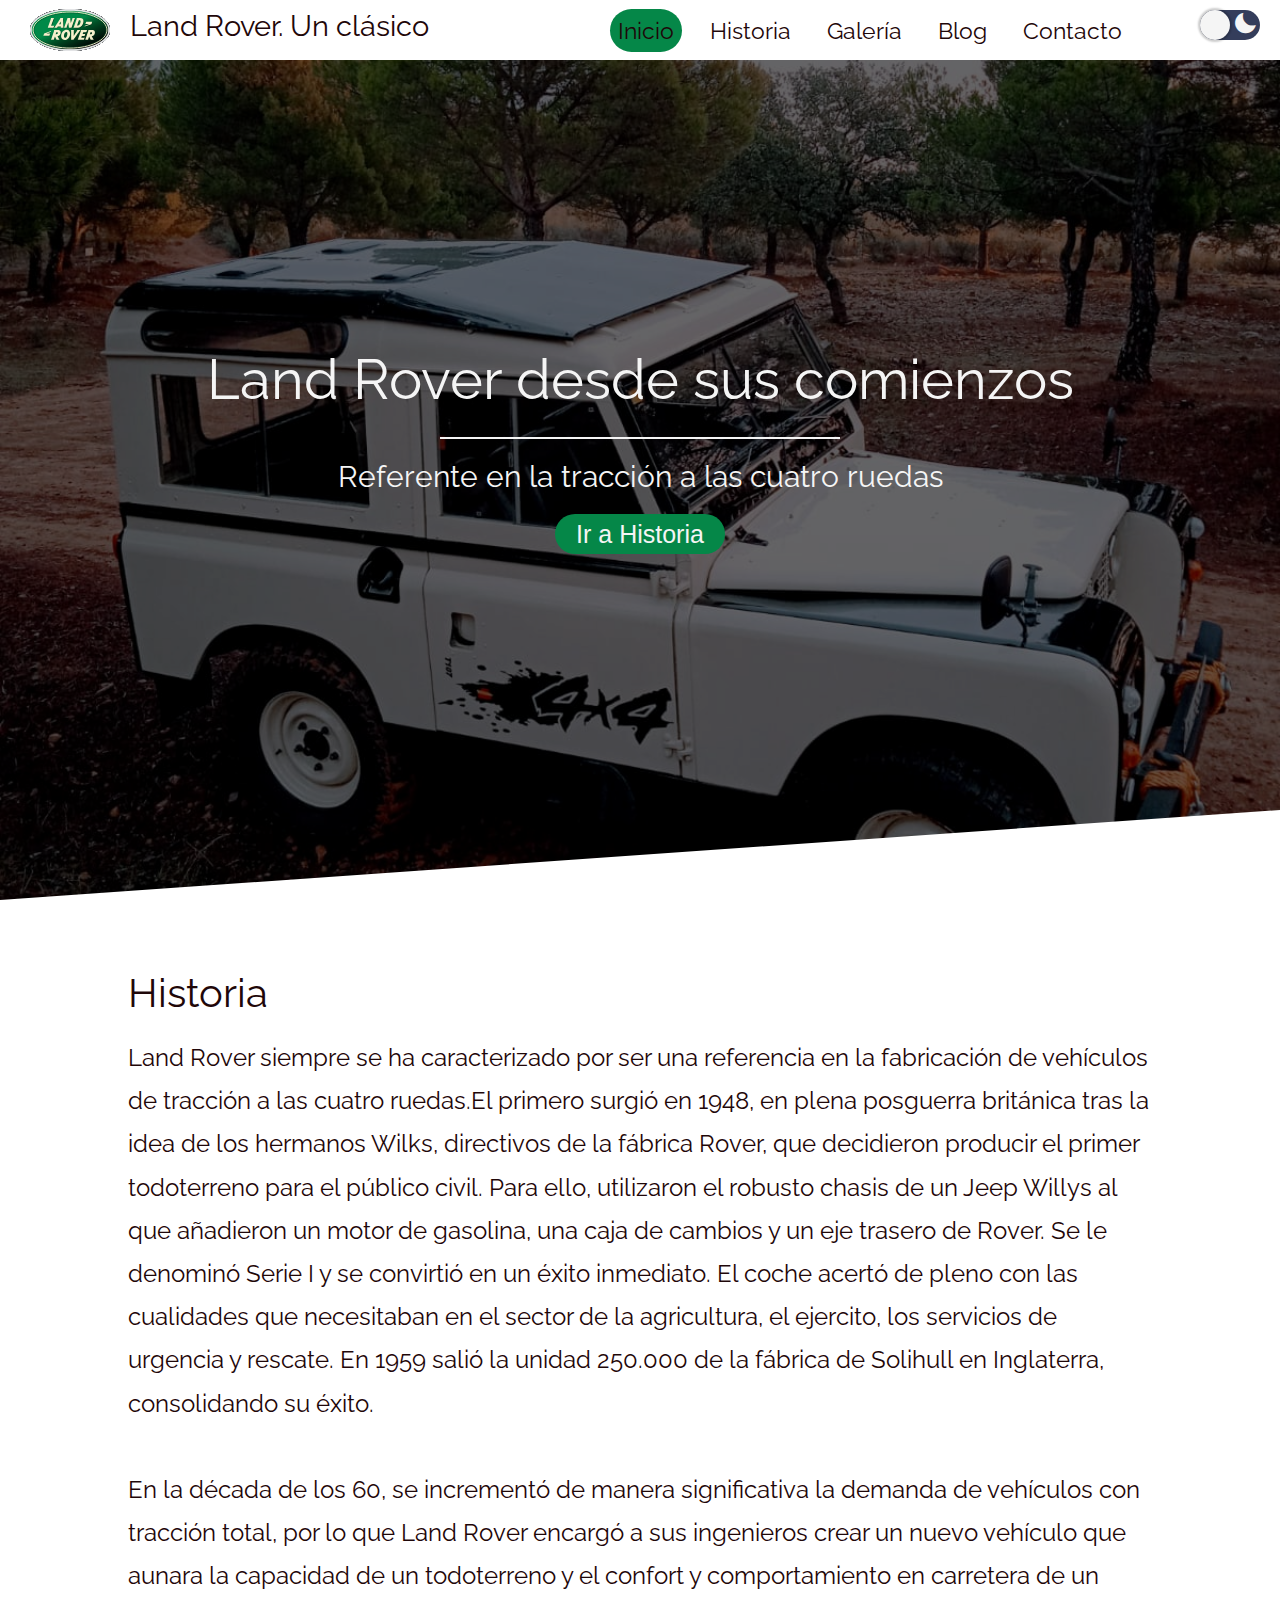
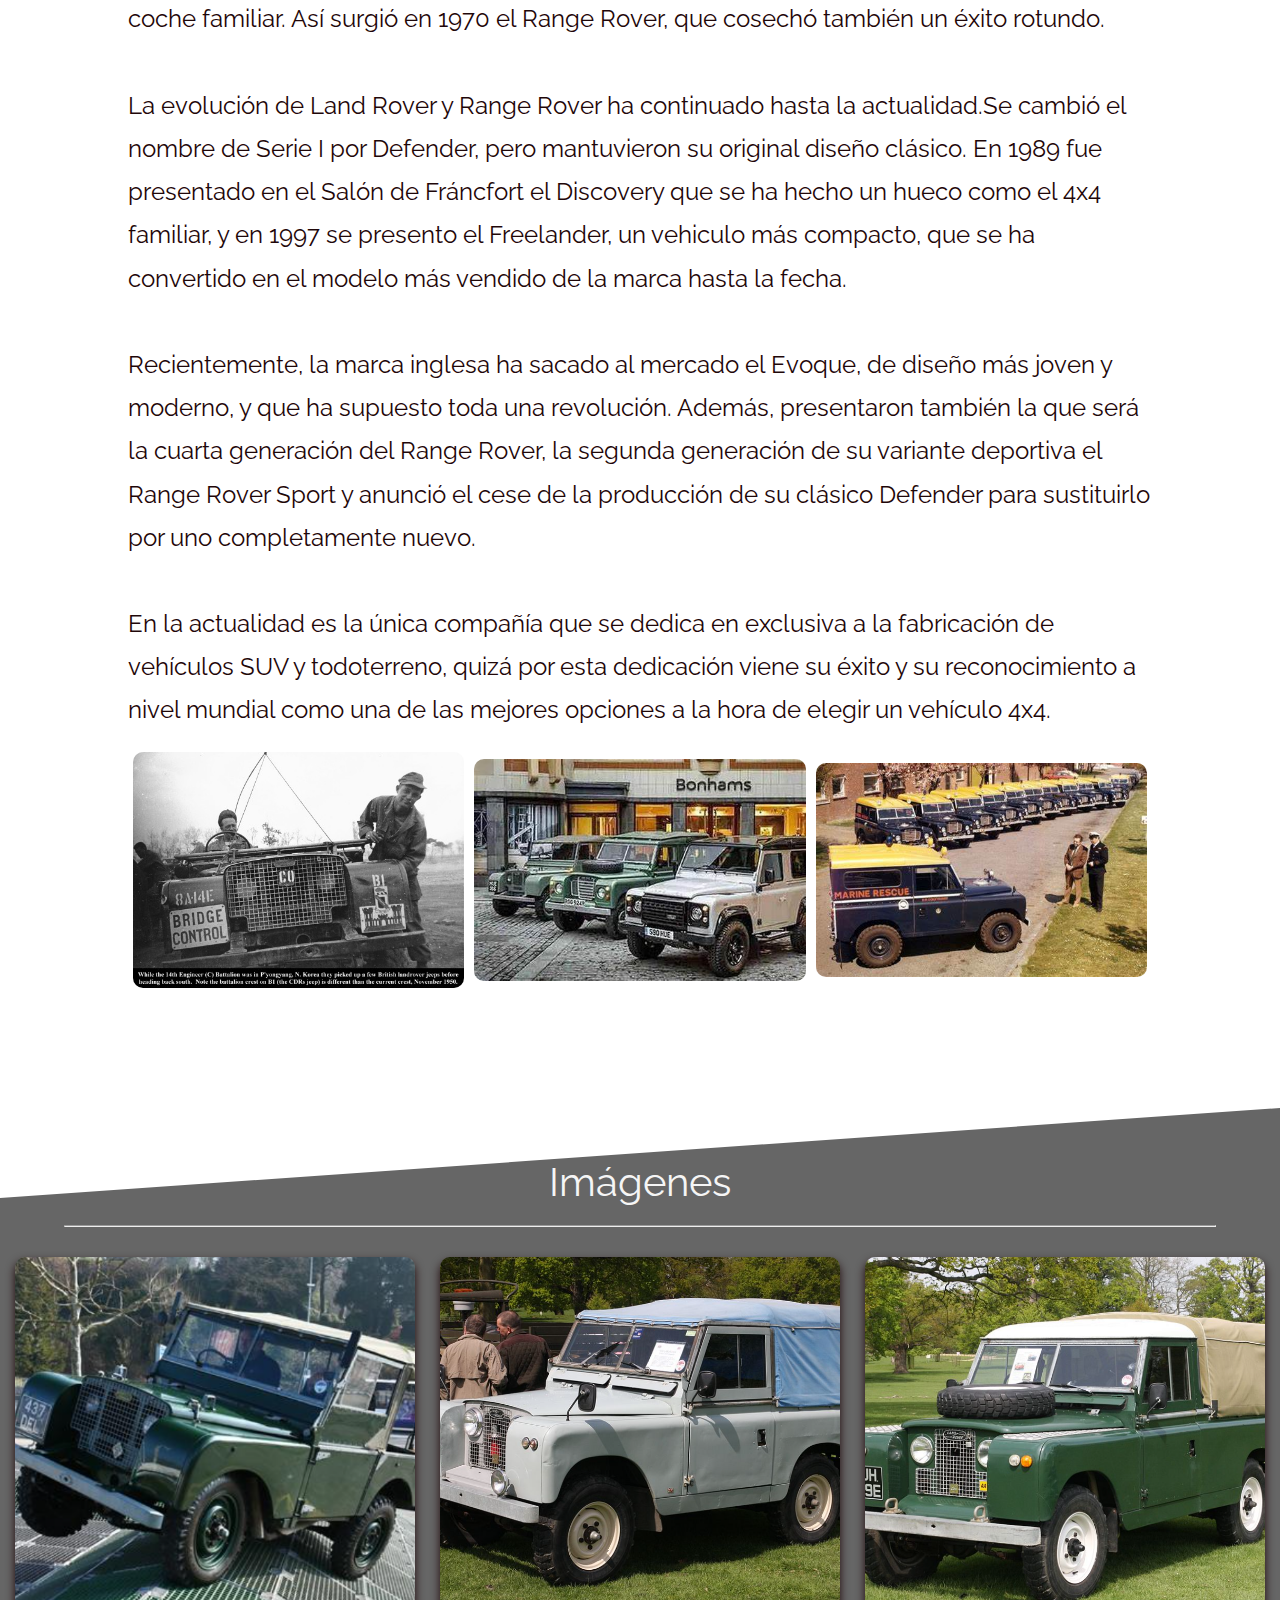
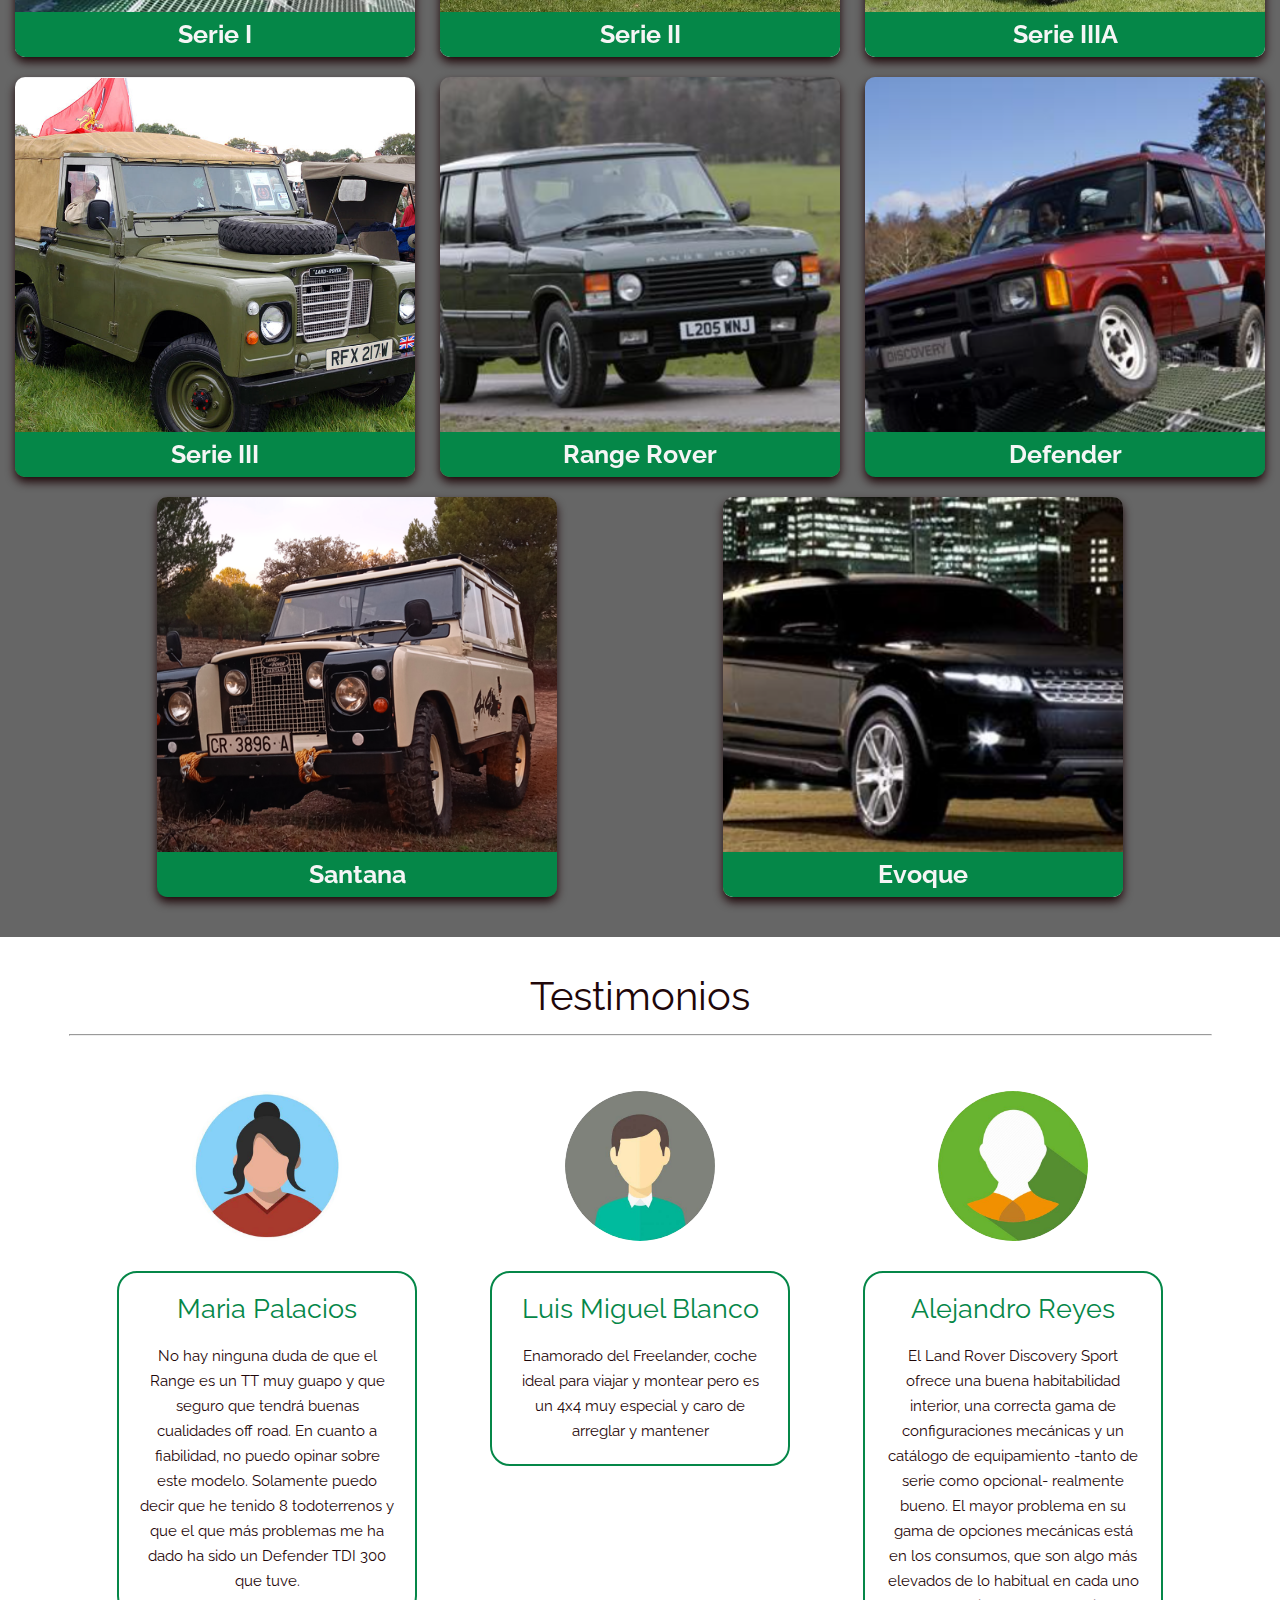
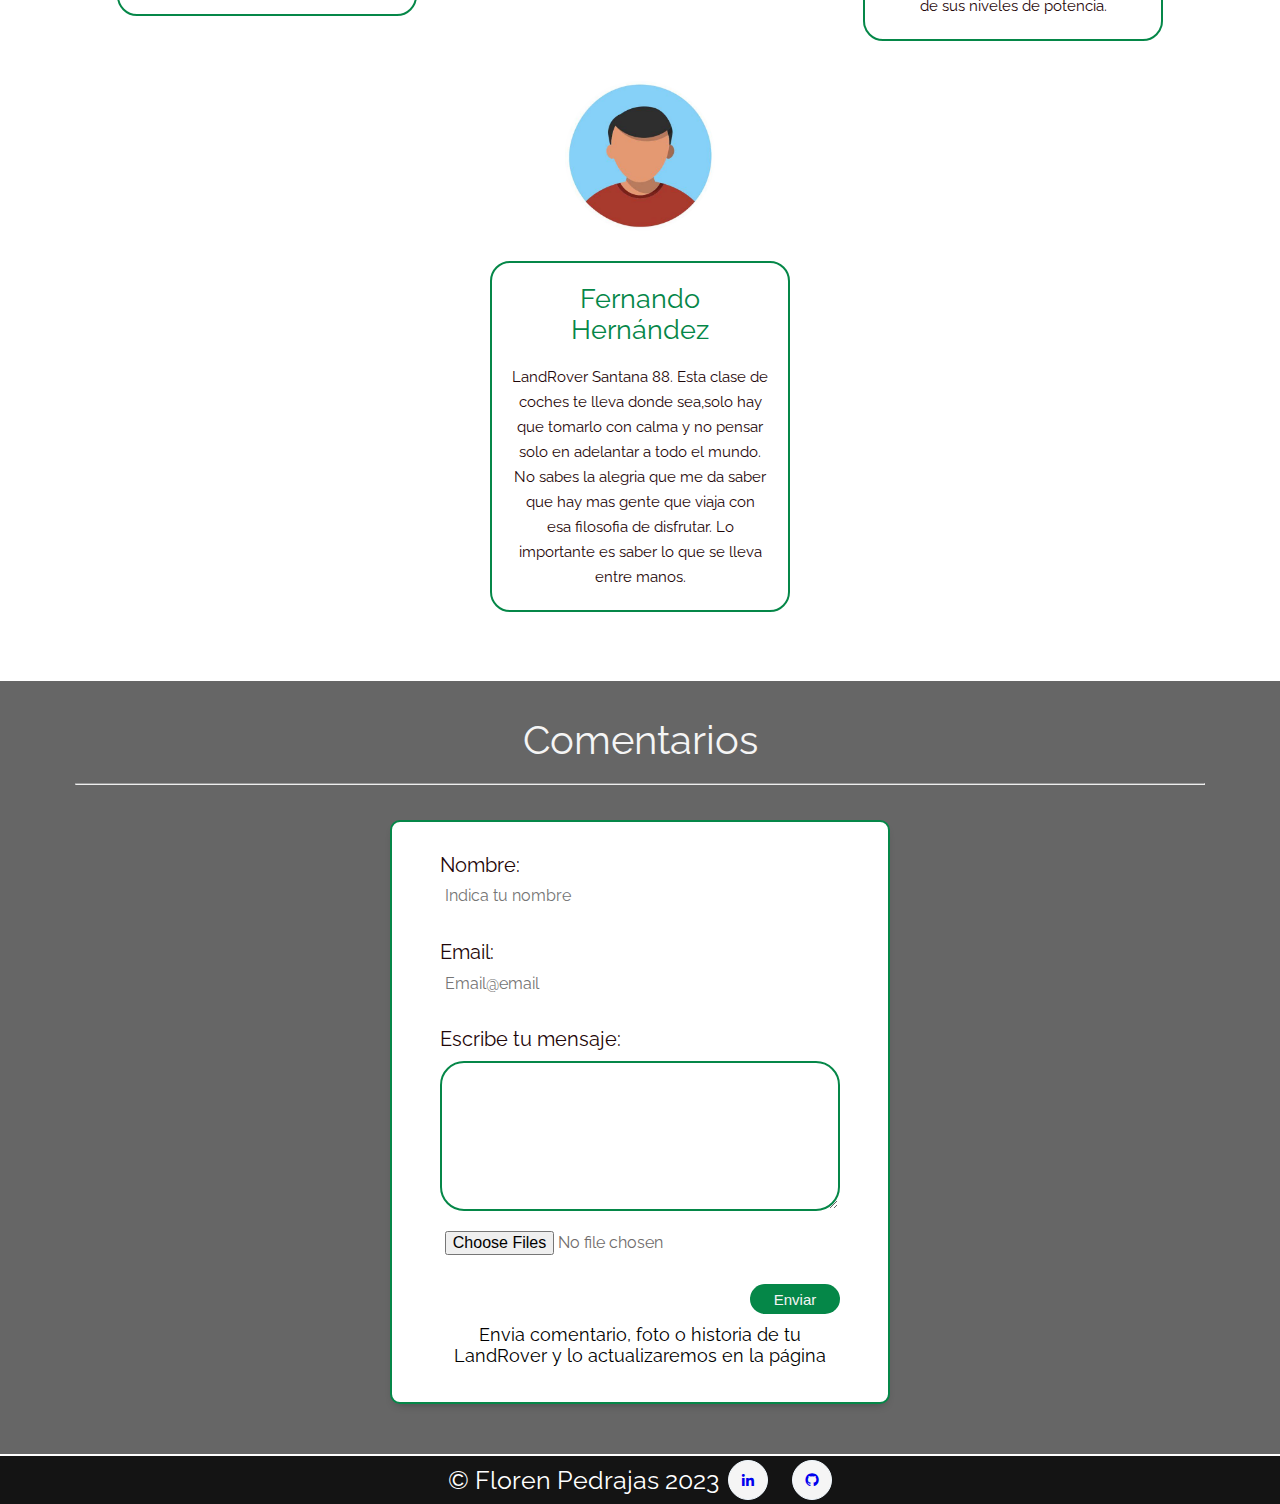
<file: index.html>
<!DOCTYPE html>
<html lang="es">

<head>
    <meta charset="UTF-8">
    <meta http-equiv="X-UA-Compatible" content="IE=edge">
    <meta name="viewport" content="width=device-width, initial-scale=1.0">
    <link rel="stylesheet" href="style.css">
    <script src="app.js" defer></script>
    <link href='https://unpkg.com/boxicons@2.1.4/css/boxicons.min.css' rel='stylesheet'>
    <link href="https://fonts.googleapis.com/css2?family=Comme:wght@300;500&family=Raleway:wght@100;400&display=swap"
        rel="stylesheet">





    <title>Proyecto Final Código Facilito</title>
</head>

<body>
    <div class="go__top">
        <span><img src="./images/punta-de-flecha-hacia-arriba.png" alt=""></span>
    </div>

    <header id="header">
        <nav class="menu">
            <div class="logo_box">

                <div class="container__logo">
                    <img src="./images/LandRover.svg" class="logo" alt="logo Landrover">
                    <h1>Land Rover. Un clásico</h1>
                </div>

                <span id="open__closed"><i class='bx bx-menu'></i></span>

            </div>
            <div class="list__container">
                <ul class="lists">
                    <li><a href="#start" class="active">Inicio</a></li>
                    <li><a href="#history">Historia</a></li>
                    <li><a href="#gallery">Galería</a></li>
                    <li><a href="#blog">Blog</a></li>
                    <li><a href="#contact">Contacto</a></li>
                </ul>

            </div>
            <button class="nignt__mode" id="night__mode">
                <span><i class='bx bx-sun'></i></span>
                <span><i class='bx bxs-moon'></i></span>
            </button>
        </nav>
        <div id="start" class="img__header">
            <div class="cover">
                <h2>Land Rover desde sus comienzos</h2>
                <hr>
                <p>Referente en la tracción a las cuatro ruedas</p>
                <button id="seemore">Ir a Historia</button>
            </div>
        </div>

        <div class="sideways__bottom"></div>

    </header>

    <main>
        <div id="history">
            <br>
        </div>

        <section class="history">
            <div class="info__container">
                <h2> Historia</h2>
                <p>Land Rover siempre se ha caracterizado por ser una referencia en la fabricación de vehículos de
                    tracción
                    a las cuatro ruedas.El primero surgió en 1948, en plena posguerra británica tras la idea de los
                    hermanos Wilks, directivos de la fábrica Rover, que decidieron producir el primer todoterreno para
                    el
                    público civil. Para ello, utilizaron el robusto chasis de un Jeep Willys al que añadieron un motor
                    de
                    gasolina, una caja de cambios y un eje trasero de Rover. Se le denominó Serie I y se convirtió en un
                    éxito inmediato. El coche acertó de pleno con las cualidades que necesitaban en el sector de la
                    agricultura, el ejercito, los servicios de urgencia y rescate. En 1959 salió la unidad 250.000 de la
                    fábrica de Solihull en Inglaterra, consolidando su éxito.<br><br>
                    En la década de los 60, se incrementó de manera significativa la demanda de vehículos con tracción
                    total, por lo que Land Rover encargó a sus ingenieros crear un nuevo vehículo que aunara la
                    capacidad de un
                    todoterreno y el confort y comportamiento en carretera de un coche familiar. Así surgió en 1970 el
                    Range
                    Rover, que cosechó también un éxito rotundo.<br><br>La evolución de Land Rover y Range Rover ha
                    continuado hasta la actualidad.Se cambió el nombre de Serie
                    I por Defender, pero mantuvieron su original diseño clásico. En 1989 fue presentado en el Salón de
                    Fráncfort el Discovery que se ha hecho un hueco como el 4x4 familiar, y en 1997 se presento el
                    Freelander, un vehiculo más compacto, que se ha convertido en el modelo más vendido de la marca
                    hasta la
                    fecha.<br><br>
                    Recientemente, la marca inglesa ha sacado al mercado el Evoque, de diseño más joven y moderno, y que
                    ha
                    supuesto toda una revolución. Además, presentaron también la que será la cuarta generación del Range
                    Rover, la segunda generación de su variante deportiva el Range Rover Sport y anunció el cese de la
                    producción de su clásico Defender para sustituirlo por uno completamente nuevo.<br><br>
                    En la actualidad es la única compañía que se dedica en exclusiva a la fabricación de vehículos SUV y
                    todoterreno, quizá por esta dedicación viene su éxito y su reconocimiento a nivel mundial como una
                    de
                    las mejores opciones a la hora de elegir un vehículo 4x4.
                </p>

                <div class="history__gallery">
                    <img src="./images/img1.jpg" alt="Foto historia1">
                    <img src="./images/img2.jpg" alt="Foto historia2">
                    <img src="./images/img3.jpg" alt="Foto historia3">
                </div>
                <!-- <div class="history__button"> <button>Leer más</button></div> -->
            </div>
        </section>

        <section id="gallery" class="cards">
            <div class="sideways__top"></div>

            <div class="deg__background"></div>
            <div class="ejeZcards">
                <div class="container__cards">
                    <div class="card__title">
                        <h2> Imágenes </h2>
                    </div>
                    <hr>

                    <div class="container__gallery">
                        <div class="gallery__cards">
                            <div class="card front">
                                <img src="./images/Serie I.png" alt="SerieI">
                                <h3>Serie I</h3>

                            </div>
                            <div class="card back">
                                <h3>Serie I</h3>
                                <p> El primero surgió en 1948, en plena posguerra británica tras la idea de los
                                    hermanos Wilks, que decidieron producir el primer todoterreno para el público civil.
                                    Para ello, utilizaron el robusto chasis de un
                                    Jeep Willys al que añadieron un motor de gasolina, una caja de cambios y un eje
                                    trasero de Rover. Se le denominó Serie I y se convirtió en un éxito inmediato. El
                                    coche acertó de pleno con las cualidades que necesitaban en el sector de la
                                    agricultura, el ejercito, los servicios de urgencia y rescate. En 1959 salió la
                                    unidad 250.000 de la fábrica de Solihull en Inglaterra, consolidando su éxito.
                                </p>
                                <div class="card__link">
                                    <a href="#">Detalles</a>
                                </div>
                            </div>

                        </div>
                        <div class="gallery__cards">
                            <div class="card front">
                                <img src="./images/Serie II.png" alt="SerieII">
                                <h3>Serie II</h3>

                            </div>
                            <div class="card back">
                                <h3>Serie II</h3>
                                <p>El sucesor de la exitosa serie I fue la serie II , que tuvo una producción de 1958 a
                                    1961. Llegó en distancias entre ejes de 88 pulgadas (2,24 m) y 109 pulgadas (2,77 m)
                                    (normalmente denominadas 'SWB' y ' LWB'). Este fue el primer Land Rover en recibir
                                    la atención del departamento de diseño de Rover. <br>La camioneta familiar de la
                                    serie II de 109 pulgadas (2,77 m) introdujo una opción de doce plazas además del
                                    diseño estándar de diez plazas. Esto fue principalmente para aprovechar las leyes
                                    fiscales del Reino Unido, por las cuales un vehículo con 12 asientos o más se
                                    clasificaba como un autobús y estaba exento del impuesto sobre las compras y el
                                    impuesto sobre vehículos especiales. </p>
                                <div class="card__link">
                                    <a href="#">Detalles</a>
                                </div>
                            </div>

                        </div>
                        <div class="gallery__cards">
                            <div class="card front">
                                <img src="./images/Serie IIIA.png" alt="Serie IIIA">
                                <h3>Serie IIIA</h3>

                            </div>
                            <div class="card back">
                                <h3>Serie IIIA</h3>
                                <p>El SII y el SIIA son muy difíciles de distinguir. Hubo algunos cambios estéticos
                                    menores. Las configuraciones de carrocería disponibles de fábrica iban desde la
                                    capota blanda de distancia entre ejes corta hasta la camioneta familiar de cinco
                                    puertas de primera línea. <br>Muchos consideran que la serie IIA es el modelo de
                                    serie más resistente construido. Es muy posible que también sea el tipo de Land
                                    Rover clásico que destaca fuertemente en la percepción del Land Rover por parte del
                                    público en general, debido a sus numerosas apariciones en películas populares y
                                    documentales televisivos</p>
                                <div class="card__link">
                                    <a href="#">Detalles</a>
                                </div>
                            </div>

                        </div>
                        <div class="gallery__cards">
                            <div class="card front">
                                <img src="./images/Serie III.png" alt="Serie III">
                                <h3>Serie III
                                </h3>

                            </div>
                            <div class="card back">
                                <h3>Serie III</h3>
                                <p>La serie III tenía las mismas opciones de carrocería y motor que la IIa anterior,
                                    incluidas las camionetas y las versiones de una tonelada. Poco cambió cosméticamente
                                    del IIA a la serie III . La serie III es el vehículo de serie más común, con 440.000
                                    del tipo fabricado entre 1971 y 1985. <br>La serie III experimentó muchos cambios en
                                    la última parte de su vida, ya que Land Rover actualizó el diseño para hacer frente
                                    a una mayor competencia. </p>
                                <div class="card__link">
                                    <a href="#">Detalles</a>
                                </div>
                            </div>

                        </div>
                        <div class="gallery__cards">
                            <div class="card front">
                                <img src="./images/Range Rover.png" alt="Range Rover">
                                <h3>Range Rover</h3>

                            </div>
                            <div class="card back">
                                <h3>Range Rover</h3>
                                <p>En la década de los 60, se incremento de manera significativa la demanda de vehículos
                                    con tracción total, por lo que Land Rover encargó a sus ingenieros crear un nuevo
                                    vehículo que aunara la capacidad de un todoterreno y el confort y comportamiento en
                                    carretera de un coche familiar. Así surgió en 1970 el Range Rover, que cosechó
                                    también un éxito rotundo. </p>
                                <div class="card__link">
                                    <a href="#">Detalles</a>
                                </div>
                            </div>

                        </div>
                        <div class="gallery__cards">
                            <div class="card front">
                                <img src="./images/Defender.png" alt="Defender">
                                <h3>Defender</h3>

                            </div>
                            <div class="card back">
                                <h3> Defender</h3>
                                <p>La evolución de Land Rover y Range Rover ha continuado hasta la actualidad. Se cambió
                                    el nombre de Serie I por Defender, pero mantuvieron su original diseño clásico. En
                                    1989 fue presentado en el Salón de Fráncfort el Discovery que se ha hecho un hueco
                                    como el 4x4 familiar, y en 1997 se presento el Freelander, un vehiculo más compacto,
                                    que se ha convertido en el modelo más vendido de la marca hasta la fecha.</p>
                                <div class="card__link">
                                    <a href="#">Detalles</a>
                                </div>
                            </div>

                        </div>
                        <div class="gallery__cards">
                            <div class="card front">
                                <img src="./images/Santana.png" alt="Santana">
                                <h3>Santana</h3>

                            </div>
                            <div class="card back">
                                <h3>Santana</h3>
                                <p>En 1.955 se funda en Linares, (Jaén), la empresa Metalúrgica de Santa Ana (el nombre
                                    proviene de la finca donde se ubicó la empresa), cuyo fin es el de fabricar
                                    maquinaria agrícola. En sus inicios se fabrican cosechadoras... pero pronto se entra
                                    en contacto con la empresa inglesa "Rover", con el fin de fabricar bajo licencia los
                                    Land Rover. Tras largas negociaciones se consigue licencia para fabricar el Serie
                                    II, con un progresivo grado de nacionalización de los componentes.</p>
                                <div class="card__link">
                                    <a href="#">Detalles</a>
                                </div>
                            </div>

                        </div>
                        <div class="gallery__cards">
                            <div class="card front">
                                <img src="./images/Evoque.png" alt="Evoque">
                                <h3>Evoque</h3>

                            </div>
                            <div class="card back">
                                <h3>Evoque</h3>
                                <p>Recientemente, la marca inglesa ha sacado al mercado el Evoque, de diseño más joven y
                                    moderno, y que ha supuesto toda una revolución. Además, presentaron también la que
                                    será la cuarta generación del Range Rover, la segunda generación de su variante
                                    deportiva el Range Rover Sport y anunció el cese de la producción de su clásico
                                    Defender para sustituirlo por uno completamente nuevo. <br>En la actualidad es la
                                    única compañía que se dedica en exclusiva a la fabricación de
                                    vehículos SUV y todoterreno, quizá por esta dedicación viene su éxito y su
                                    reconocimiento a nivel mundial como una de las mejores opciones a la hora de elegir
                                    un vehículo 4x4. </p>
                                <div class="card__link">
                                    <a href="#">Detalles</a>
                                </div>
                            </div>

                        </div>






                    </div>
                </div>

            </div>
        </section>

        <section id="blog" class="testimony">
            <div class="testimony__title">
                <h2>Testimonios</h2>
                <hr>
            </div>

            <div class="container__testimony">
                <div class="cards__testimony">
                    <div class="card__img"> <img src="./images/testimony1.jpg" alt="testimony1"></div>
                    <div class="testimony__text">
                        <h4>Maria Palacios</h4>
                        <p>No hay ninguna duda de que el Range es un TT muy guapo y que seguro que tendrá buenas
                            cualidades off road.
                            En cuanto a fiabilidad, no puedo opinar sobre este modelo. Solamente puedo decir que he
                            tenido 8 todoterrenos y que el que más problemas me ha dado ha sido un Defender TDI 300 que
                            tuve.</p>
                    </div>
                </div>
                <div class="cards__testimony">
                    <div class="card__img"> <img src="./images/testimony2.jpg" alt="testimony2"></div>
                    <div class="testimony__text">
                        <h4> Luis Miguel Blanco</h4>
                        <p>Enamorado del Freelander, coche ideal para viajar y montear pero es un 4x4 muy especial y
                            caro de arreglar y mantener</p>
                    </div>
                </div>
                <div class="cards__testimony">
                    <div class="card__img"> <img src="./images/testimony3.jpg" alt="testimony3"></div>
                    <div class="testimony__text">
                        <h4> Alejandro Reyes</h4>
                        <p>El Land Rover Discovery Sport ofrece una buena habitabilidad interior, una correcta gama de
                            configuraciones mecánicas y un catálogo de equipamiento -tanto de serie como opcional-
                            realmente bueno. El mayor problema en su gama de opciones mecánicas está en los consumos,
                            que son algo más elevados de lo habitual en cada uno de sus niveles de potencia.</p>
                    </div>
                </div>
                <div class="cards__testimony">
                    <div class="card__img"> <img src="./images/testimony4.jpg" alt="testimony4"></div>
                    <div class="testimony__text">
                        <h4> Fernando Hernández </h4>
                        <p> LandRover Santana 88. Esta clase de coches te lleva donde sea,solo hay que tomarlo con calma
                            y no pensar solo en adelantar a todo el mundo.
                            No sabes la alegria que me da saber que hay mas gente que viaja con esa filosofia de
                            disfrutar.
                            Lo importante es saber lo que se lleva entre manos.</p>
                    </div>
                </div>
            </div>

        </section>

    </main>
    <footer id="contact" class="footer">
        <div class="deg__footer"></div>

        <div class="ejeZfooter">
            <div class="container__footer">
                <div class="footer__title">
                    <h2>Comentarios</h2>
                    <hr>
                </div>
                <div class="container__form">
                    <form class="form" action="">

                        <label for="user">Nombre:&emsp;<input type="text" id="user" name="user"
                                placeholder="Indica tu nombre" class="data"></label>


                        <label for="user">Email:&emsp;<input type="email" id="email" name="email"
                                placeholder="Email@email" class="data"></label>


                        <label for="message">Escribe tu mensaje:</label>
                        <textarea name="message" id="message"></textarea>

                        <input type="file" class="file__form" multiple>

                        <div class="send"> <button>Enviar</button></div>

                        <div class="messaje__form">
                            <p>Envia comentario, foto o historia de tu LandRover y lo actualizaremos en la página</p>
                        </div>
                    </form>
                </div>
                <div class="footer__text">
                    <p> &copy; Floren Pedrajas 2023 </p>

                    <div class="container__contact">

                        <a href="https://www.linkedin.com/in/floren-pedrajas/" target="_blank" class="contact__link">
                            <i class='bx bxl-linkedin' class="contact__icon"></i>
                        </a>
                        <a href="https://github.com/florenpedrajas?tab=repositories" target="_blank"
                            class="contact__link">
                            <i class='bx bxl-github' class="contact__icon"></i>
                        </a>
                    </div>






                </div>
            </div>
    </footer>

</body>

</html>
</file>
<file: style.css>
:root {
    --green: #058748;
    --black: #1f0709;
    --white: #f5f5f5;

}

* {
    margin: 0;
    padding: 0;
    box-sizing: border-box;
}

body {
    background: #ffff;
    font-family: 'Comme', sans-serif;
    font-family: 'Raleway', sans-serif;
    overflow-x: hidden;
    transition: .3s ease all;


}

body.dark {
    background: #2b2a2a;
}


html {
    scroll-behavior: smooth;
}

.go__top {
    position: fixed;
    bottom: 30px;
    right: -100%;
    width: 40px;
    height: 40px;
    border: 2px solid var(--green);
    background: var(--white);
    display: flex;
    justify-content: center;
    align-items: center;
    cursor: pointer;
    z-index: 1000;
    transition: 0.5s;
}

.go__top:hover {
    background: var(--green);
    color: #fff;
    border: 2px solid var(--white);
}

.go__top img {
    height: 30px;
}

.sideways__bottom {
    position: absolute;
    bottom: 0;
    left: 0;
    border-width: 0 0 10vh 100vw;
    border-style: solid;
    border-color: transparent transparent #fff transparent;
}

.sideways__top {
    position: absolute;
    top: 0;
    left: 0;
    border-width: 10vh 100vw 0 0;
    border-style: solid;
    border-color: #fff transparent transparent transparent;
    z-index: 10;
}

#header {
    position: relative;
    width: 100%;

}

body.dark nav {
    background: #2b2a2a;
    box-shadow: 10px 10px 20px rgba(0, 0, 0, 0.16);
}



.menu {
    position: fixed;
    top: 0;
    left: 0;
    width: 100%;
    height: 60px;
    background: #fff;
    margin: 0 auto;
    display: flex;
    justify-content: space-around;
    align-items: center;
    z-index: 9999;
}

.menu .logo_box {
    margin-left: 30px;
    display: flex;
}

.menu .logo_box .container__logo {
    display: flex;
}

.menu .logo_box h1 {
    text-decoration: none;
    font-size: 2.5rem;
    font-weight: 400;
    color: var(--black);
}

body.dark .menu .logo_box h1 {
    color: var(--white);
}

.menu .logo_box img {
    width: 100px;
    padding-right: 20px;
}


.menu .list__container .lists {
    display: flex;
    padding-bottom: 0px;
    padding-left: 200px;
}

.menu .list__container .lists li {
    list-style: none;
}

.menu .list__container .lists li a {
    text-decoration: none;
    margin: 0px 10px;
    font-size: 23px;
    padding: 8px;
    color: var(--black);
    border-radius: 24px;
    transition: 0.3s;
}

body.dark .menu .list__container .lists li a{
    color: var(--white);
}

.menu .list__container .lists li a.active {
    background-color: var(--green);
}

.menu .list__container .lists li a:hover {
    background-color: var(--green);
}

.nignt__mode {
    width: 80px;
    margin: auto;
    margin-left: 60px;
    margin-right: 15px;
    background-color: #343D5B;
    border-radius: 1000px;
    border: none;
    position: relative;
    cursor: pointer;
    display: flex;
    outline: none;
}

.nignt__mode::after {
    content: "";
    display: block;
    width: 40px;
    height: 40px;
    position: absolute;
    background: var(--white);
    top: 0;
    left: 0;
    right: unset;
    border-radius: 100px;
    transition: 0.3s ease all;
    box-shadow: 0px 0px 2px 2px rgba(0, 0, 0, 0.2);
}

.nignt__mode.active {
    background: orange;
    color: #000;
}

.nignt__mode.active::after {
    right: 0;
    left: unset;
}

.nignt__mode span {
    width: 40px;
    height: 40px;
    line-height: 40px;
    display: block;
    background: none;
    color: var(--white);
}

#open__closed {
    display: none;
}

.img__header {
    position: relative;
    right: 0;
    width: 100%;
    height: 100vh;
    background-image: url(./images/landroverLuis.jpg);
    background-attachment: fixed;
    background-position: center;
    background-size: cover;
}

.img__header .cover {
    position: absolute;
    top: 0;
    left: 0;
    width: 100%;
    height: 100%;
    background: rgba(0, 0, 0, 0.6);
    display: flex;
    justify-content: center;
    align-items: center;
    flex-direction: column;
}

.img__header .cover h2 {
    font-size: 3.5rem;
    font-weight: 400;
    color: var(--white);

}

.img__header .cover hr {
    width: 400px;
    height: 2px;
    background: var(--white);
    border: none;
    margin-top: 5px;
}

.img__header .cover p {
    font-size: 30px;
    color: var(--white);
    margin-top: 20px;
}

button {
    width: 170px;
    height: 40px;
    background-color: var(--green);
    border-radius: 24px;
    border: none;
    outline: none;
    font-size: 25px;
    color: var(--white);
    text-align: center;
    margin-top: 20px;
    cursor: pointer;
    transition: 0.5s;
}

button:hover {
    background-color: var(--white);
    color: var(--green);
}


.history {
    width: 100%;
    margin-top: 50px;
}

.history .info__container {
    width: 80%;
    margin: auto;
    display: flex;
    justify-content: center;
    flex-direction: column;
}

h2 {
    font-size: 2.5rem;
    font-weight: 400;
    color: var(--black);
    text-align: left;
    margin-bottom: 20px;
}

body.dark h2 {
    color: var(--white);
}

.history .info__container p {
    font-size: 1.5rem;
    color: var(--black);
    text-align: left;
    line-height: 30px;
    margin: auto;
    line-height: 1.8;
}

body.dark .history .info__container p {
    color: var(--white);
}

.history .info__container .history__gallery {
    width: 100%;
    display: flex;
    justify-content: center;
    margin: 20px 0px;
}

.history .info__container .history__gallery img {
    width: calc(33.33% - 10px);
    object-fit: cover;
    margin: auto;
    border-radius: 10px;
    cursor: pointer;
}

.history .info__container .history__button {
    width: 100%;
    display: flex;
    justify-content: center;
}

.cards {
    position: relative;
    width: 100%;
    height: 100%;
    background: url(./images/Land_Rover_en_la_Sierra_de_Madrid.jpg);
    background-attachment: fixed;
    background-position: center;
    background-size: cover;
    margin-top: 100px;
}

.cards .deg__background {
    position: absolute;
    top: 0;
    left: 0;
    width: 100%;
    height: 100%;
    background: rgba(0, 0, 0, 0.6)
}

.cards .ejeZcards {
    position: relative;
    width: 100%;
    height: 100%;
}

.cards .container__cards {
    position: relative;
    width: 100%;
    padding-top: 30px;
}

.cards .container__cards .card__title {
    padding: 20px;
    text-align: center;
    width: 18%;
    margin: auto;
}

.cards .container__cards h2 {
    font-size: 2.5rem;
    color: var(--white);
    font-weight: normal;
    text-align: center;
    margin-bottom: 0;
}

.cards .container__cards hr {
    background: var(--white);
    width: 90%;
    margin: 0 5%
}

.container__gallery {
    display: flex;
    flex-wrap: wrap;
    align-items: flex-start;
    justify-content: space-evenly;
    min-height: 100vh;
    padding-top: 20px;
    padding-bottom: 30px;
}

.gallery__cards {
    position: relative;
    width: 400px;
    height: 400px;
    margin: 10px;
}

.cards .container__gallery .gallery__cards .card {
    position: absolute;
    width: 100%;
    height: 100%;
    backface-visibility: hidden;
    border-radius: 10px;
    overflow: hidden;
    transition: 0.9s;
}

.cards .container__gallery .gallery__cards .front {
    transform: perspective(600px) rotateY(0deg);
    box-shadow: 0 5px 10px var(--black);
}

.cards .container__gallery .gallery__cards .front img {
    position: absolute;
    width: 100%;
    height: 100%;
    object-fit: cover;
}

.cards .container__gallery .gallery__cards .front h3 {
    position: absolute;
    bottom: 0;
    width: 100%;
    line-height: 45px;
    height: 45px;
    color: var(--white);
    background: var(--green);
    font-size: 25px;
    text-align: center;
}

.cards .container__gallery .gallery__cards .back {
    transform: perspective(600px) rotateY(180deg);
    box-shadow: 0 5px 10px var(--black);
    padding: 3px;
    color: var(--white);
    background: var(--green);
    display: flex;
    flex-direction: column;
    justify-content: space-between;
    text-align: center;
}

.cards .container__gallery .gallery__cards .back .card__link {
    border-top: solid 1px var(--white);
    height: 50px;
    line-height: 50px;
}

.cards .container__gallery .gallery__cards .back .card__link a {
    color: var(--white);
    cursor: pointer;
}

.cards .container__gallery .gallery__cards .back h3 {
    font-size: 25px;
    margin-top: 10px;
    letter-spacing: 2px;
}

.cards .container__gallery .gallery__cards .back p {
    letter-spacing: 1px;
    font-size: 15px;
}

.cards .container__gallery .gallery__cards:hover .front {
    transform: perspective(600px) rotateY(180deg);
}

.cards .container__gallery .gallery__cards:hover .back {
    transform: perspective(600px) rotateY(360deg);
}

.testimony {
    width: 100%;
    padding-top: 30px;

}

.testimony .testimony__title {
    padding: 5px;
    text-align: center;
    width: 100%;
    margin: auto;
}

.testimony .testimony__title h2 {
    font-size: 2.5rem;
    color: var(--black);
    font-weight: normal;
    text-align: center;
    margin-bottom: 15px;
}

body.dark .testimony .testimony__title h2 {
    color: var(--white);
}

.testimony .testimony__title hr {

    width: 90%;
    margin: 0% 5%;
    background: var(--black);
}

.testimony .container__testimony {
    width: 90%;
    margin: auto;
    display: flex;
    flex-wrap: wrap;
    align-items: center;
    justify-content: space-evenly;

    padding: 30px 0;
}

.testimony .container__testimony .cards__testimony {
    position: relative;
    width: 300px;
    height: 550px;
    margin: 020px;
}

.testimony .container__testimony .cards__testimony .card__img {
    width: 100%;
    display: flex;
    justify-content: center;
    margin-bottom: 30px;
}

.testimony .container__testimony .cards__testimony .card__img img {
    width: 150px;
    height: 150px;
    border-radius: 50%;
    object-fit: cover;
    cursor: pointer;
}

.testimony .container__testimony .cards__testimony .testimony__text {
    width: 100%;
    border: 2px solid var(--green);
    padding: 20px;
    border-radius: 20px;
    cursor: pointer;
    transition: 2s;
}

.testimony .container__testimony .cards__testimony .testimony__text h4 {
    color: var(--green);
    font-weight: normal;
    font-size: 27px;
    text-align: center;
    margin-bottom: 20px;
    transition: 2s;
}

body.dark .testimony .container__testimony .cards__testimony .testimony__text p {
    color: var(--white);
}

.testimony .container__testimony .cards__testimony .testimony__text p {
    font-size: 15px;
    color: var(--black);
    text-align: center;
    line-height: 25px;
    transition: 2s;
}

.testimony .container__testimony .cards__testimony .testimony__text:hover {
    border: 2px solid var(--black);
}

.testimony .container__testimony .cards__testimony .testimony__text:hover h4 {
    color: var(--black);
}

.footer {
    position: relative;
    width: 100%;
    height: 100%;
    background-image: url(./images/landRoverPlaya.png);
    background-attachment: fixed;
    background-position: center;
    background-size: cover;
}

.footer .deg__footer {
    position: absolute;
    width: 100%;
    height: 100%;
    background: rgba(0, 0, 0, 0.6);
}

.footer .ejeZfooter {
    position: relative;
    width: 100%;
    height: 100%;
}

.footer .container__footer {
    width: 100%;
    padding-top: 20px;

    padding-bottom: 100px;
}

.footer .container__footer .footer__title {
    padding: 15px 75px;
    text-align: center;


}

.footer .container__footer .footer__title h2 {
    text-align: center;
    font-size: 2.5rem;
    color: var(--white);
    font-weight: normal;
}

.footer .container__footer .footer__title hr {
    width: 100%;
    height: 2px;

    background: var(--white);
}

.footer .container__footer .container__form {
    background-color: #fff;
    width: 90%;
    max-width: 500px;
    margin: 0 auto;
    border-radius: 10px;
    box-shadow: 0 5px 10px -5px rgb(0, 0, 0, 0.3);
    border: 2px solid var(--green);
    text-align: center;
    margin-top: 20px;
}

.footer .container__footer .container__form .form {
    display: flex;
    justify-content: left;
    flex-direction: column;
    padding: 1em 3em;

}

.footer .container__footer .container__form .form label {
    font-size: 20px;
    text-align: left;
    color: var(--black);
    margin: 15px 0px 10px 0px;
}

.footer .container__footer .container__form .form input {
    width: 100%;
    background-color: none;
    font-family: inherit;
    font-size: 1rem;
    color: #706c6c;
    padding: 0.6em 0.3em;
    border: none;
    outline: none;
    border-bottom: 1px solid var(--color);
}

.footer .container__footer .container__form .data {
    width: 100%;
}

.footer .container__footer .container__form .form textarea {
    width: 100%;
    height: 150px;
    margin: auto;
    border: 2px solid var(--green);
    border-radius: 24px;
    outline: none;
    font-size: 15px;
    color: var(--black);
    padding: 20px;
}

.footer .container__footer .container__form .file__form {
    width: 75%;
    margin-top: 10px;
    justify-content: start;
}

.footer .container__footer .container__form .form .send {
    display: flex;
    justify-content: end;
}

.footer .container__footer .container__form .form .send button {
    width: 90px;
    height: 30px;
    font-size: 15px;

}

.footer .container__footer .container__form .form .messaje__form {
    font-size: 18px;
    padding-bottom: 20px;
    padding-top: 10px;
}

.footer .footer__text {
    position: absolute;
    bottom: 0;
    left: 0;
    width: 100%;
    height: 50px;
    background: rgba(0, 0, 0, 0.8);
    display: flex;
    justify-content: space-between;
    align-items: center;
    border-top: 2px solid #fff;
    padding: 0 35%;
}

.footer .footer__text p {
    font-size: 25px;
    text-align: start;
    color: #fff;
}

.container__contact {
    display: flex;
    gap: 1.5em;

}

.contact__link {
    text-decoration: none;
    width: 40px;
    height: 40px;
    border: 1px solid aliceblue;
    border-radius: 50%;
    display: flex;
    align-items: center;
    justify-content: center;
    background-color: var(--white);
}

/* .contact__icon{
    width: 23px;
} */

@media screen and (max-width:1439px) {


    .menu .logo_box h1 {
        width: 320px;
        margin: 0;
        font-size: 1.8rem;

    }

    .menu .list__container .lists {

        padding-left: 150px;
    }

    .nignt__mode {
        width: 60px;
        height: 30px;
        margin-bottom: 20px;
        margin-right: 30px;

    }

    .nignt__mode::after {

        width: 30px;
        height: 30px;

    }

    .nignt__mode.active::after {
        right: 0;
        left: unset;
    }

    .nignt__mode span {
        width: 30px;
        height: 30px;
        line-height: 30px;

    }
   
    



}

@media screen and (max-width:1240px) {



    .menu .logo_box h1 {
        display: none;
    }

    .menu .list__container .lists {
        padding-left: 100px;
    }
    .menu .list__container .lists li a {   
        font-size: 22px;
        padding: 6px;
    }
    .footer .container__footer .footer__title {
        padding: 15px 50px;
     
    
    
    }
    .footer .footer__text {

        padding: 0 25%;
    }
        
}


@media screen and (max-width: 900px) {
    .menu {
      
        justify-content: space-between;
        align-items: center;
        
    }

    .nignt__mode {
       
       margin-top: 20px;
       margin-right: 125px;
    
    }
    #open__closed {
        display: block;
        position: absolute;
    
        right: 30px;
        font-size: 50px;
        height: 40px;
        cursor: pointer; 

    }
    .img__header .cover h2 {
        font-size: 40px;
       
    
    }
    

    .menu .list__container {
        background-color: var(--green);
        width: 40%;
        height: 35%;
        left: -100%;
        position: fixed;
        top: 0;

        bottom: 0;
        overflow-y: hidden;
        margin-top: 55px;
        margin-left: 60%;
        transition: 0.5s;
        border-radius: 10px;


    }

    .menu .list__container .lists {
        width: 100%;
        height: 100%;
        padding: 5%;
        display: block;
        align-items: center;
        flex-direction: column;
        border-top: solid var(--green);

    }

    .menu .list__container .lists li {
        width: 90%;
        margin: auto;

        border-bottom: 1px solid rgba(255, 255, 255, 0.6);
        text-align: center;
        float: none;
        padding-top: 15px;

    }

   

    .menu .list__container .lists li a {
        font-size: 20px;
        color: #f5f5f5;

    }

    .menu .list__container .lists li a.active {
        background: none;
        color: var(--black);
    }

    .menu .list__container .lists li a.hover {
        background: none;
        color: var(--black);
    }
    .history .info__container p {
        font-size: 1rem;
    
    }
    .sideways__top {
         border-width: 7vh 100vw 0 0;
    }

    .gallery__cards {
        position: relative;
        width: 600px;
        height: 400px;
        margin: 10px;
    }
    .cards .container__gallery .gallery__cards .front h3 {
       
        font-size: 30px;
     
    }
    .cards .container__gallery .gallery__cards .back p {
        letter-spacing: 1px;
        font-size: 20px;
    }
    .cards .container__gallery .gallery__cards .back  h3 {
        font-size: 30px;
       
    }
    .cards .container__gallery .gallery__cards .back .card__link a {
        font-size: 30px;
        
}
.footer .container__footer .container__form {
    
    max-width: 600px;
   
}
.footer .container__footer .container__form .form label {
    font-size: 28px;
}

.footer .container__footer .container__form .form input {
    font-size: 20px;
   
}

.footer .container__footer .container__form .data {
    width: 100%;
}

.footer .container__footer .container__form .form textarea {
    font-size: 20px;
    
}



.footer .container__footer .container__form .form .send button {
    width: 100px;
    height: 35px;
    font-size: 25px;

}

.footer .container__footer .container__form .form .messaje__form {
    font-size: 22px;
    padding-bottom: 15px;
    padding-top: 15px;
}
@media screen and (max-width: 750px) {
    .menu .list__container {       
        height: 35%;
    }

    .img__header .cover h2 {
        font-size: 30px;
       
    
    }
    .img__header .cover p {
        font-size: 25px;
    }
    .img__header {
        position: relative;
        width: 100%;
        height: 80vh;
        background-image: url(./images/landroverLuisMovil.png);
    
    }
    
    .cards .container__cards .card__title {    
        width: 100%;     
    }

    .testimony .container__testimony .cards__testimony {
        position: relative;
        width: 500px;
        height: 450px;
   
    }
    
    .testimony .container__testimony .cards__testimony .testimony__text h4 {
              font-size: 33px;
       
    }
    .testimony .container__testimony .cards__testimony .testimony__text p {
        font-size: 20px;
    }
    .footer .footer__text {

        padding: 0 15%;
    }
    

}
@media screen and (max-width: 550px) {
    
  
    .img__header .cover h2 {
        font-size: 23px;
       
    
    }
    .img__header .cover p {
        font-size: 18px;
    }
    .gallery__cards {
       
        width: 450px;
        height: 400px;
       
    }
    .cards .container__gallery .gallery__cards .front h3 {
       
        font-size: 25px;
     
    }
    .cards .container__gallery .gallery__cards .back p {
        letter-spacing: 1px;
        font-size: 15px;
    }
    .cards .container__gallery .gallery__cards .back  h3 {
        font-size: 25px;
       
    }
    .cards .container__gallery .gallery__cards .back .card__link a {
        font-size: 25px;
}

.testimony .container__testimony .cards__testimony {
 
    width: 500px;
    height: 520px;

}

.testimony .container__testimony .cards__testimony .testimony__text h4 {
          font-size: 25px;
   
}
.testimony .container__testimony .cards__testimony .testimony__text p {
    font-size: 15px;

}
.footer .container__footer .container__form .form {
    display: flex;
    justify-content: left;
    flex-direction: column;
    padding: 1em 2em;

}


.footer .container__footer .container__form .form label {
    font-size: 20px;
}

.footer .container__footer .container__form .form input {
    font-size: 16px;
   
}

.footer .container__footer .container__form .data {
    width: 100%;
}

.footer .container__footer .container__form .form textarea {
    font-size: 16px;
    
}

.footer .container__footer .container__form .form .send button {
    width: 80px;   
    font-size: 20px;
}

.footer .container__footer .container__form .form .messaje__form {
   
    font-size: 16px;
    
}
.footer .footer__text {

    padding: 0 10%;
}
.footer .footer__text p {
    font-size: 16px;
   
}
}

@media screen and (max-width: 400px) {

.menu .list__container {       
    height: 28%;
}
.menu .list__container .lists li a {
    font-size: 15px;
    color: #f5f5f5;

}



.img__header .cover h2 {
    font-size: 20px;
   

}
.img__header .cover p {
    font-size: 15px;
}
.gallery__cards {
   
    width: 330px;
    height: 400px;
   
}
.cards .container__gallery .gallery__cards .front h3 {
   
    font-size: 20px;
 
}

.cards .container__gallery .gallery__cards .back  h3 {
    font-size: 20px;
   
}
.cards .container__gallery .gallery__cards .back .card__link a {
    font-size: 20px;
}

.testimony .container__testimony .cards__testimony {

width: 500px;
height: 550px;

}


}
}
</file>
